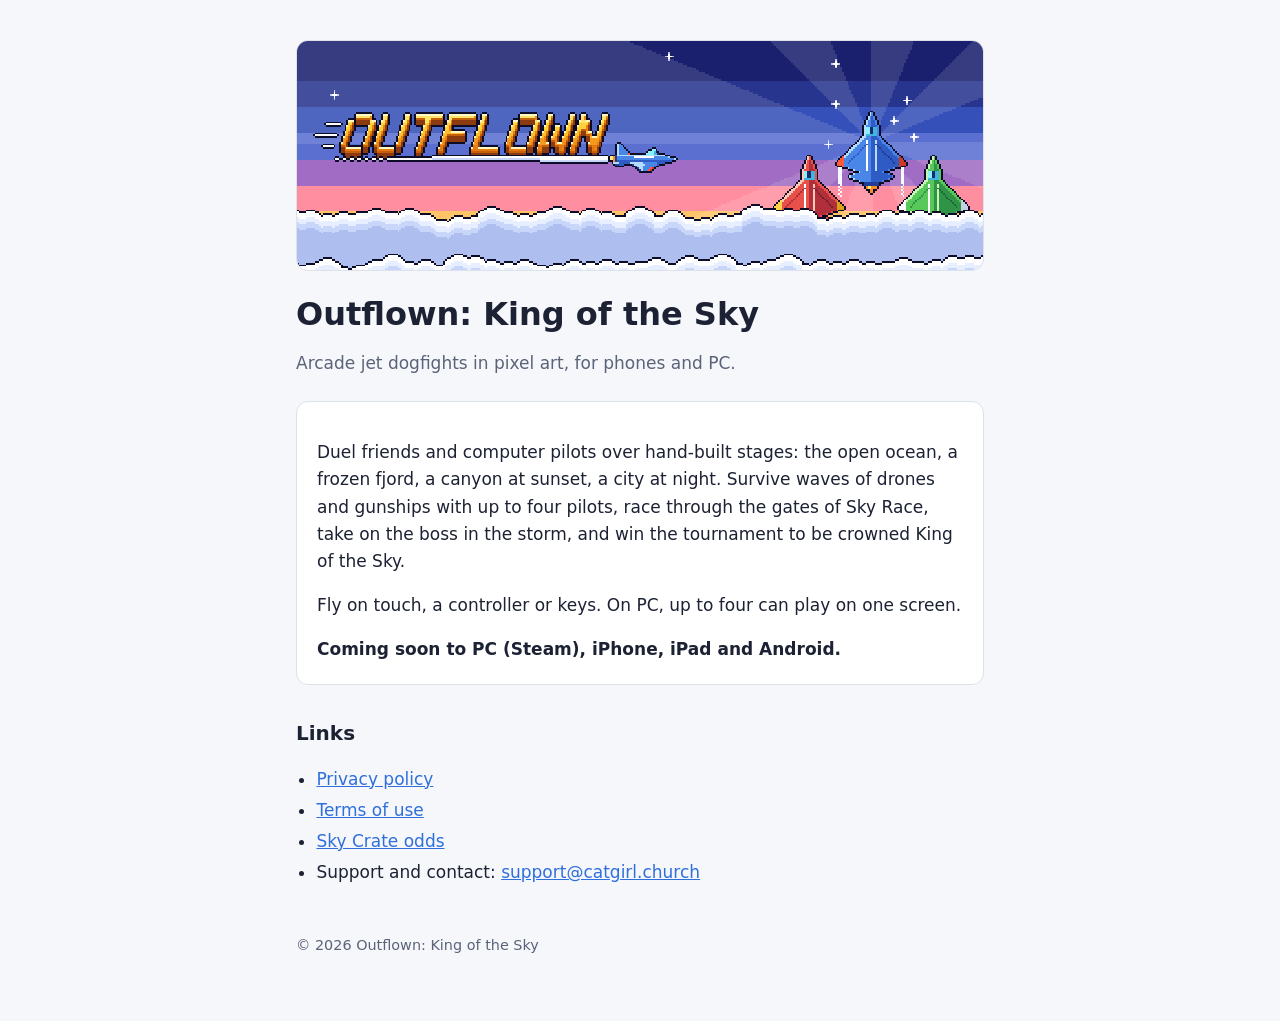
<file: index.html>
<!doctype html>
<html lang="en">
<head>
	<meta charset="utf-8">
	<meta name="viewport" content="width=device-width, initial-scale=1">
	<title>Outflown: King of the Sky</title>
	<meta name="description" content="Outflown: King of the Sky. Arcade jet dogfights in pixel art, coming soon to PC (Steam), iPhone, iPad and Android.">
	<meta property="og:title" content="Outflown: King of the Sky">
	<meta property="og:description" content="Arcade jet dogfights in pixel art. Coming soon to PC (Steam), iPhone, iPad and Android.">
	<meta property="og:type" content="website">
	<meta property="og:url" content="https://benkliator.github.io/">
	<meta property="og:image" content="https://benkliator.github.io/banner.png">
	<meta name="twitter:card" content="summary_large_image">
	<link rel="icon" type="image/png" href="icon.png">
	<link rel="apple-touch-icon" href="icon.png">
	<link rel="stylesheet" href="style.css">
</head>
<body>
<main>
	<img class="hero" src="banner.png" width="1500" height="500" alt="Outflown: King of the Sky. Pixel-art jets over a sea of clouds.">

	<h1>Outflown: King of the Sky</h1>
	<p class="muted">Arcade jet dogfights in pixel art, for phones and PC.</p>

	<div class="card">
		<p>Duel friends and computer pilots over hand-built stages: the open
		ocean, a frozen fjord, a canyon at sunset, a city at night. Survive
		waves of drones and gunships with up to four pilots, race through the
		gates of Sky Race, take on the boss in the storm, and win the
		tournament to be crowned King of the Sky.</p>
		<p>Fly on touch, a controller or keys. On PC, up to four can play on
		one screen.</p>
		<p class="soon">Coming soon to PC (Steam), iPhone, iPad and Android.</p>
	</div>

	<!-- The trailer: once it's on YouTube, put its video id in place of VIDEO_ID and take this comment's marks away.
	<div class="video">
		<iframe src="https://www.youtube-nocookie.com/embed/VIDEO_ID" title="Outflown: King of the Sky – Official Trailer"
			allow="accelerometer; encrypted-media; gyroscope; picture-in-picture" allowfullscreen loading="lazy"></iframe>
	</div>
	-->

	<h2>Links</h2>
	<ul>
		<li><a href="privacy.html">Privacy policy</a></li>
		<li><a href="terms.html">Terms of use</a></li>
		<li><a href="odds.html">Sky Crate odds</a></li>
		<li>Support and contact: <a href="mailto:support@catgirl.church">support@catgirl.church</a></li>
	</ul>

	<footer>&copy; 2026 Outflown: King of the Sky</footer>
</main>
</body>
</html>
</file>
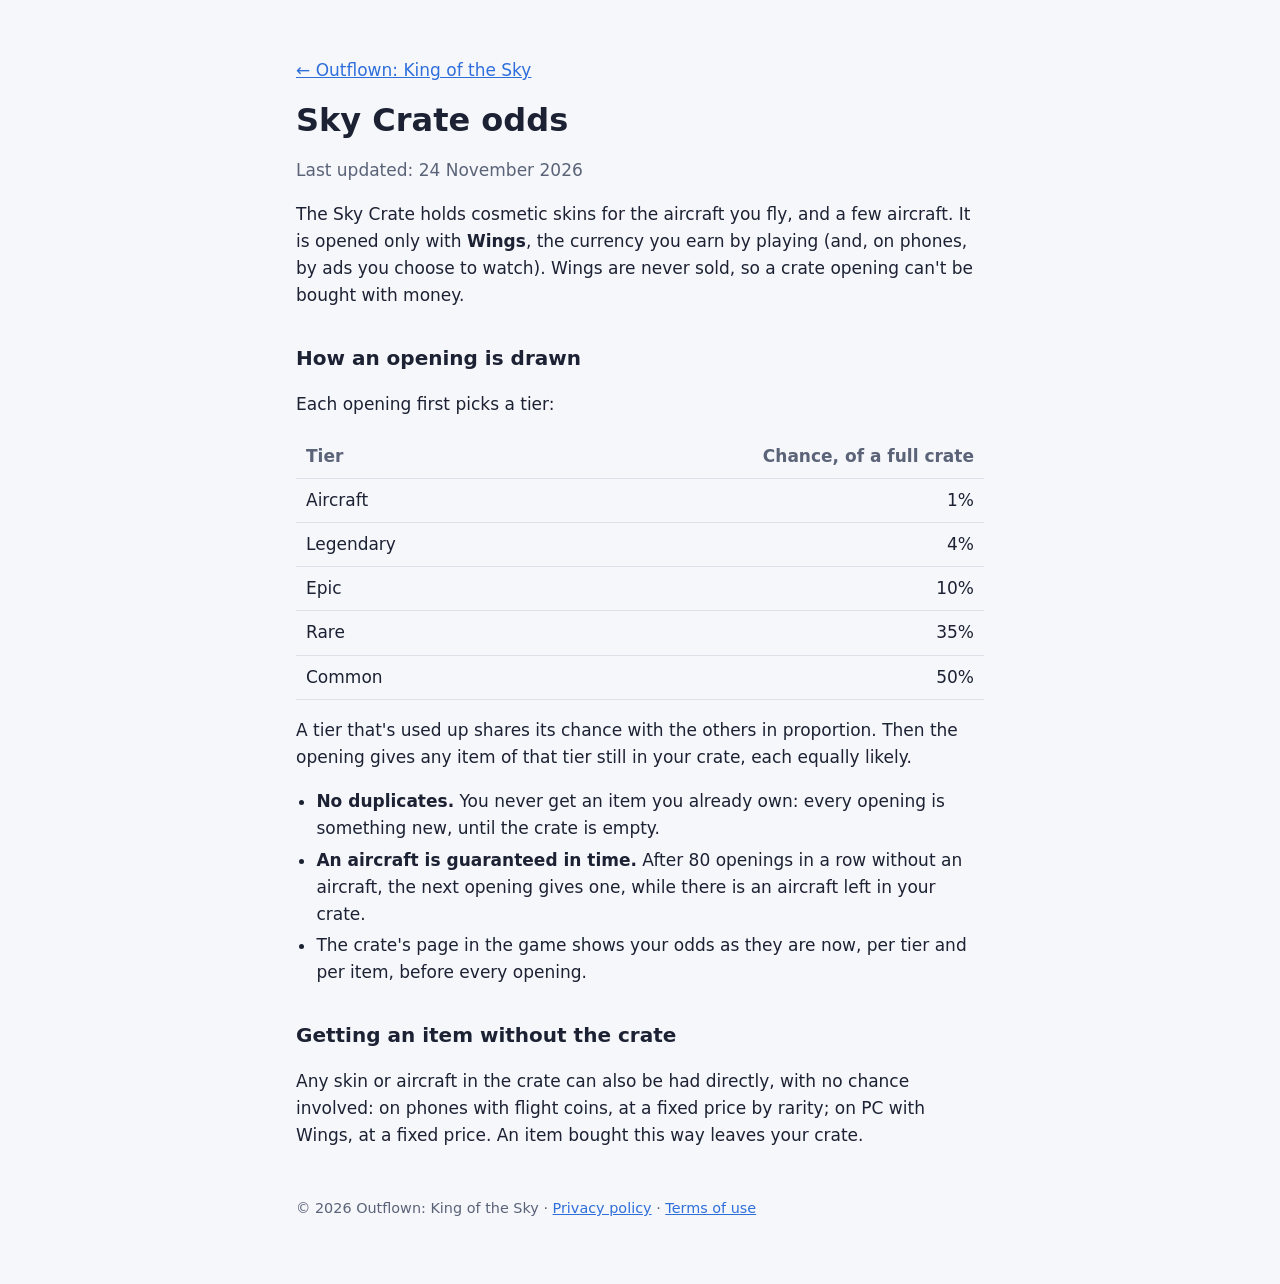
<file: odds.html>
<!doctype html>
<html lang="en">
<head>
	<meta charset="utf-8">
	<meta name="viewport" content="width=device-width, initial-scale=1">
	<title>Sky Crate odds – Outflown: King of the Sky</title>
	<meta name="description" content="The chances of each kind of item in Outflown: King of the Sky's Sky Crate.">
	<link rel="icon" type="image/png" href="icon.png">
	<link rel="stylesheet" href="style.css">
</head>
<body>
<main>
	<p><a href="index.html">&larr; Outflown: King of the Sky</a></p>
	<h1>Sky Crate odds</h1>
	<p class="muted">Last updated: 24 November 2026</p>

	<p>The Sky Crate holds cosmetic skins for the aircraft you fly, and a few
	aircraft. It is opened only with <strong>Wings</strong>, the currency you
	earn by playing (and, on phones, by ads you choose to watch). Wings are
	never sold, so a crate opening can't be bought with money.</p>

	<h2>How an opening is drawn</h2>
	<p>Each opening first picks a tier:</p>
	<table>
		<tr><th>Tier</th><th class="num">Chance, of a full crate</th></tr>
		<tr><td>Aircraft</td><td class="num">1%</td></tr>
		<tr><td>Legendary</td><td class="num">4%</td></tr>
		<tr><td>Epic</td><td class="num">10%</td></tr>
		<tr><td>Rare</td><td class="num">35%</td></tr>
		<tr><td>Common</td><td class="num">50%</td></tr>
	</table>
	<p>A tier that's used up shares its chance with the others in proportion.
	Then the opening gives any item of that tier still in your crate, each
	equally likely.</p>
	<ul>
		<li><strong>No duplicates.</strong> You never get an item you already
		own: every opening is something new, until the crate is empty.</li>
		<li><strong>An aircraft is guaranteed in time.</strong> After 80
		openings in a row without an aircraft, the next opening gives one,
		while there is an aircraft left in your crate.</li>
		<li>The crate's page in the game shows your odds as they are now, per
		tier and per item, before every opening.</li>
	</ul>

	<h2>Getting an item without the crate</h2>
	<p>Any skin or aircraft in the crate can also be had directly, with no
	chance involved: on phones with flight coins, at a fixed price by rarity;
	on PC with Wings, at a fixed price. An item bought this way leaves your
	crate.</p>

	<footer>&copy; 2026 Outflown: King of the Sky &middot; <a href="privacy.html">Privacy policy</a> &middot; <a href="terms.html">Terms of use</a></footer>
</main>
</body>
</html>
</file>
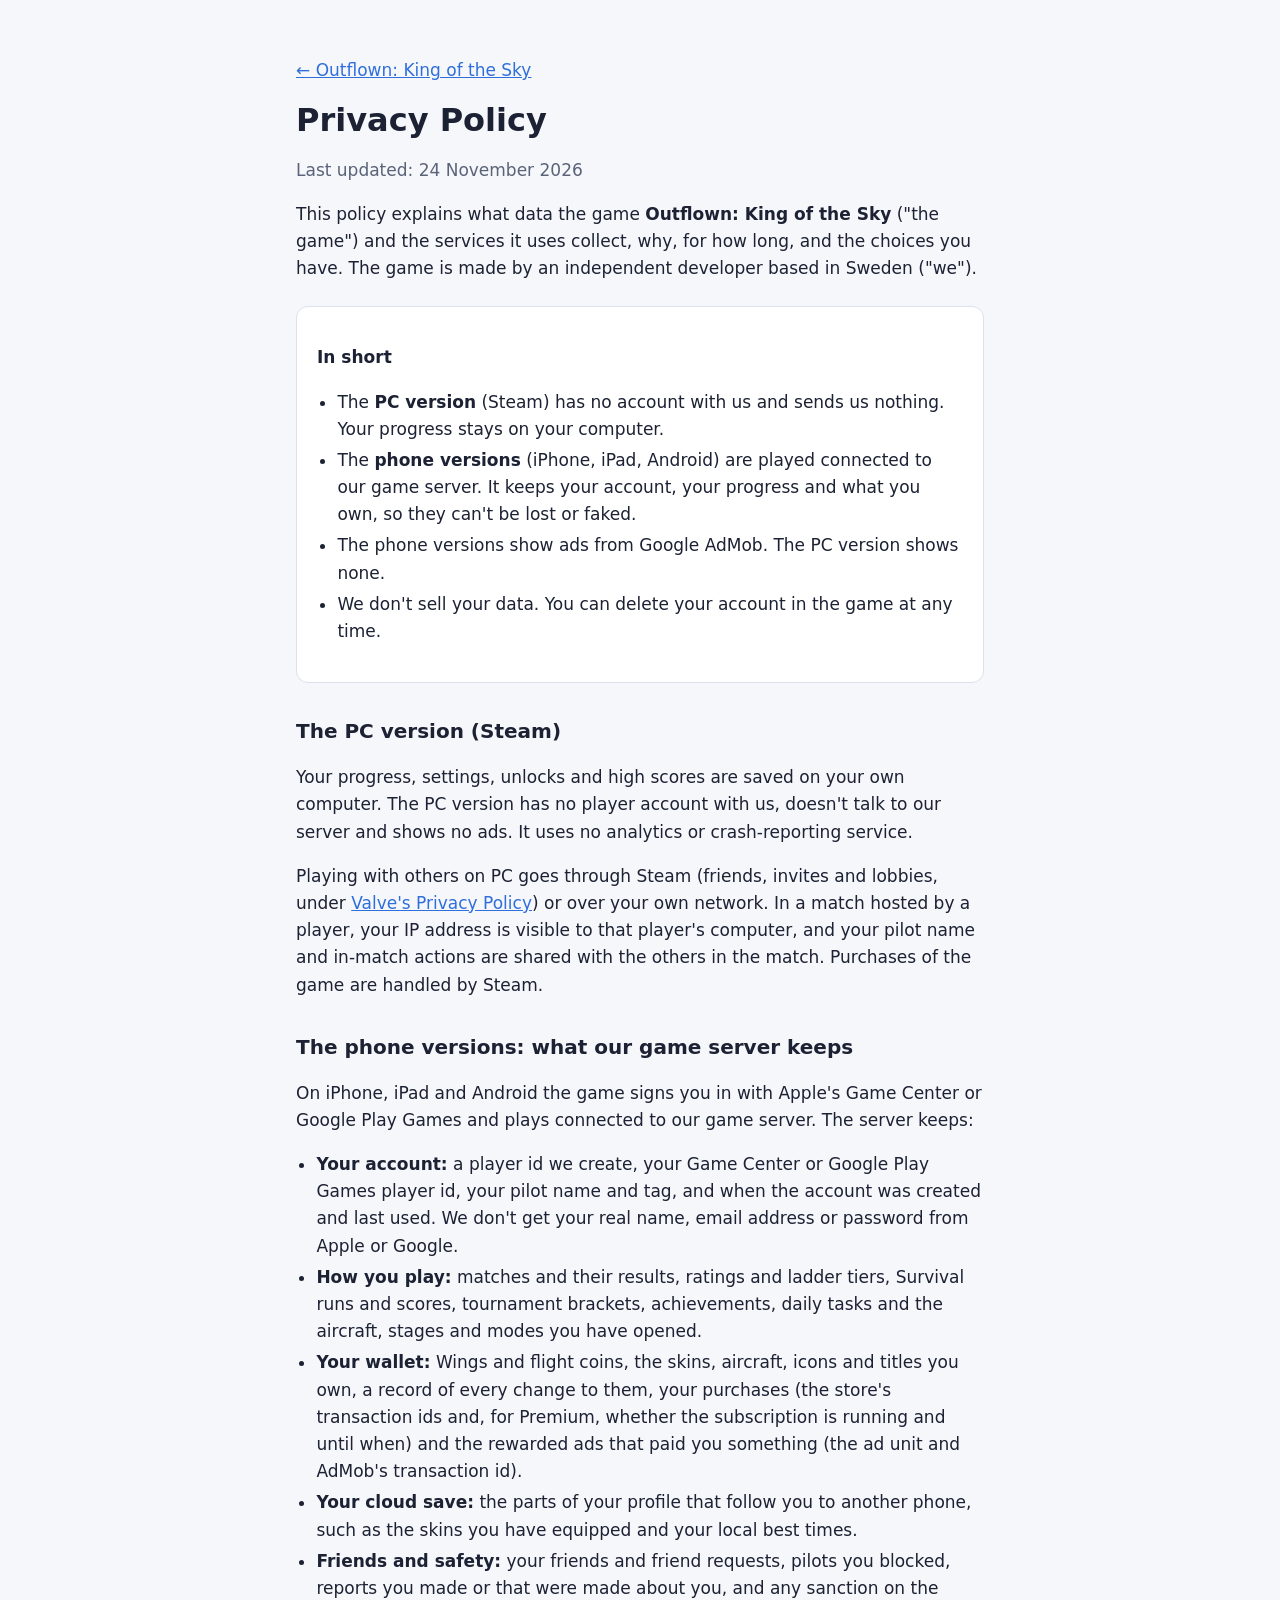
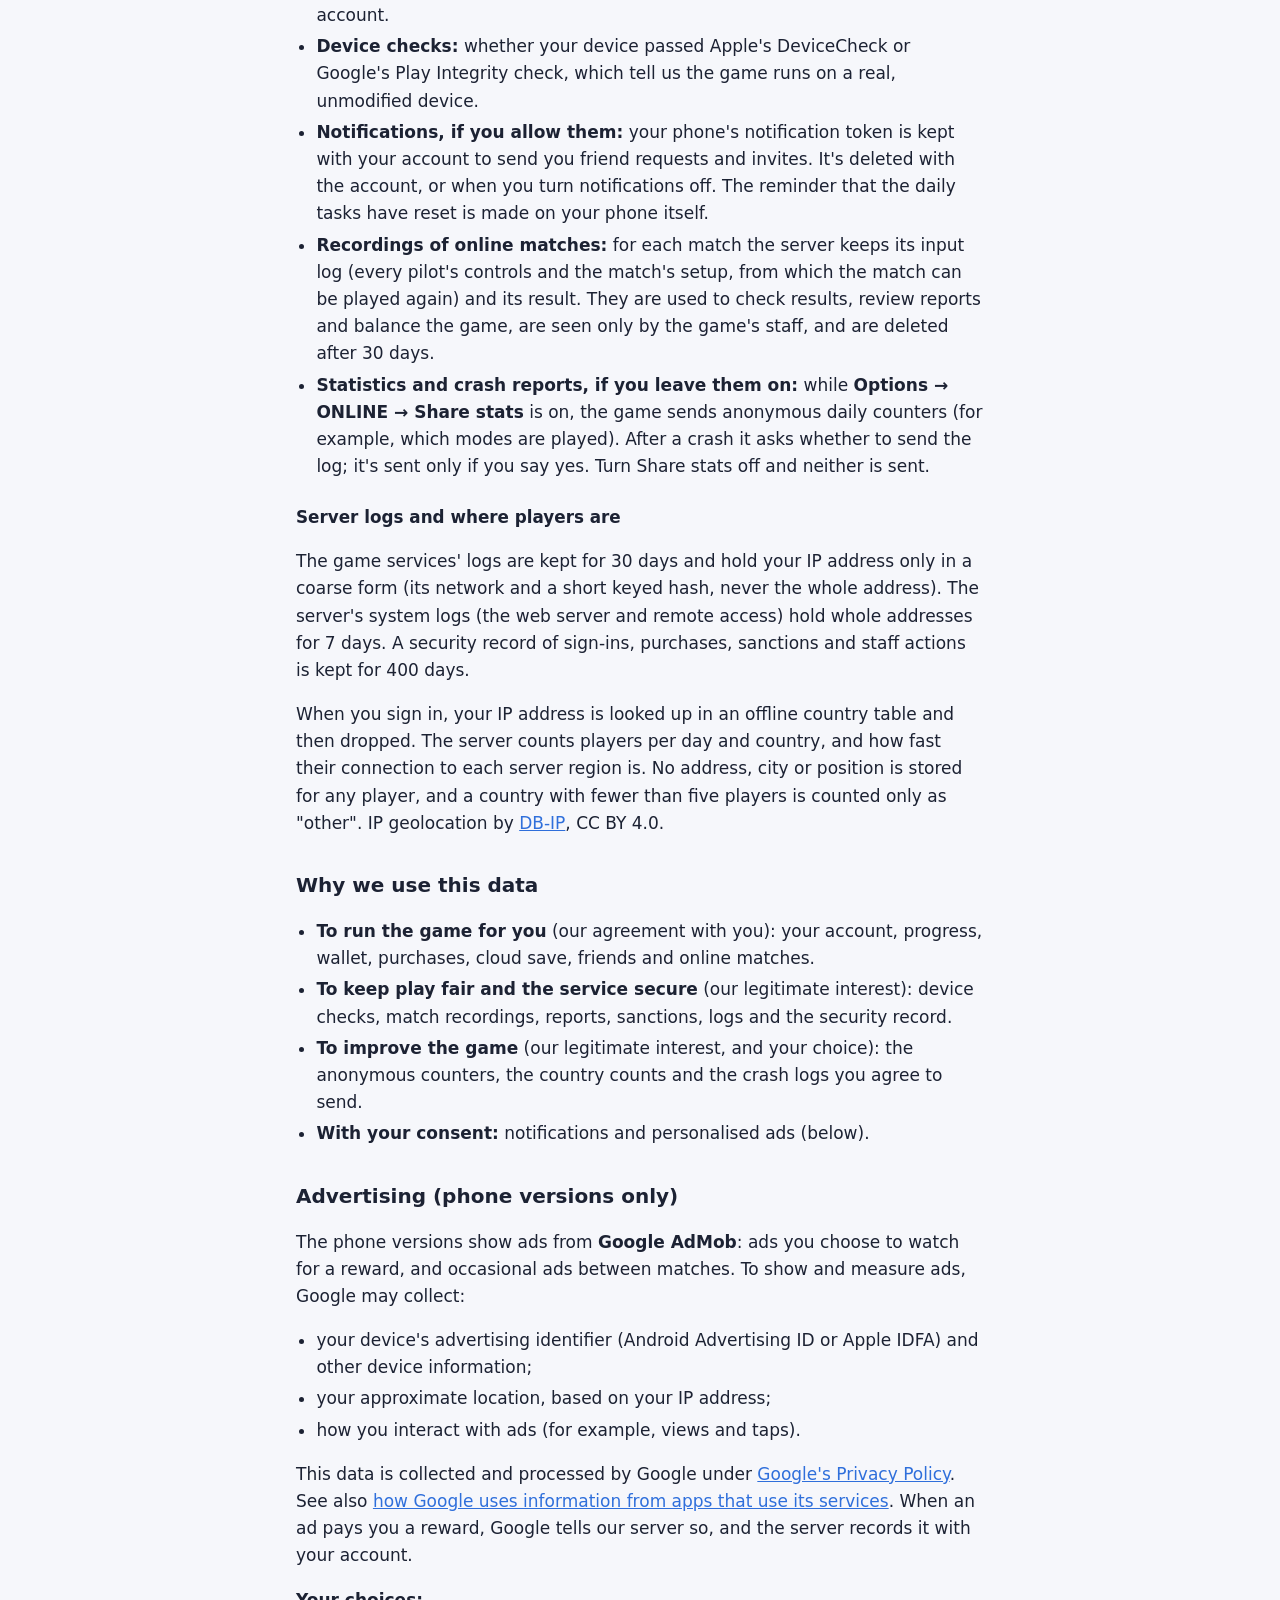
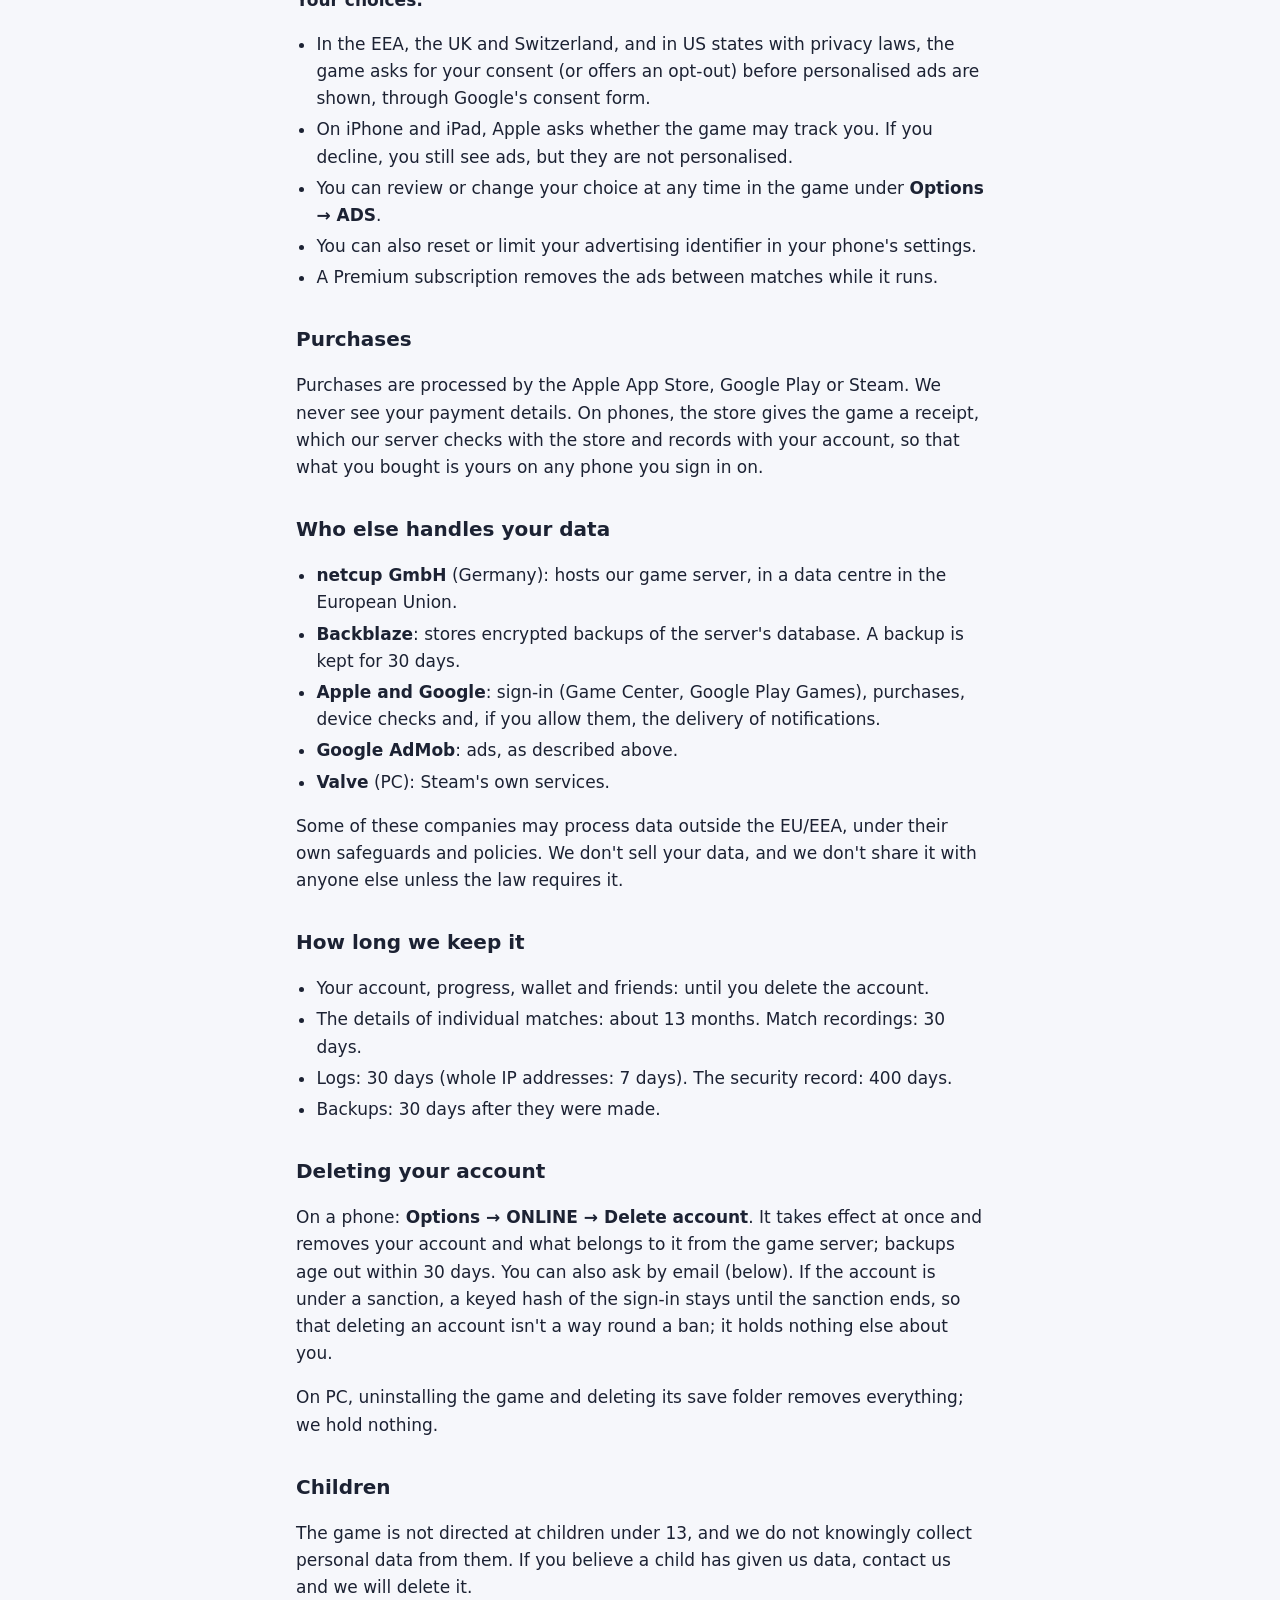
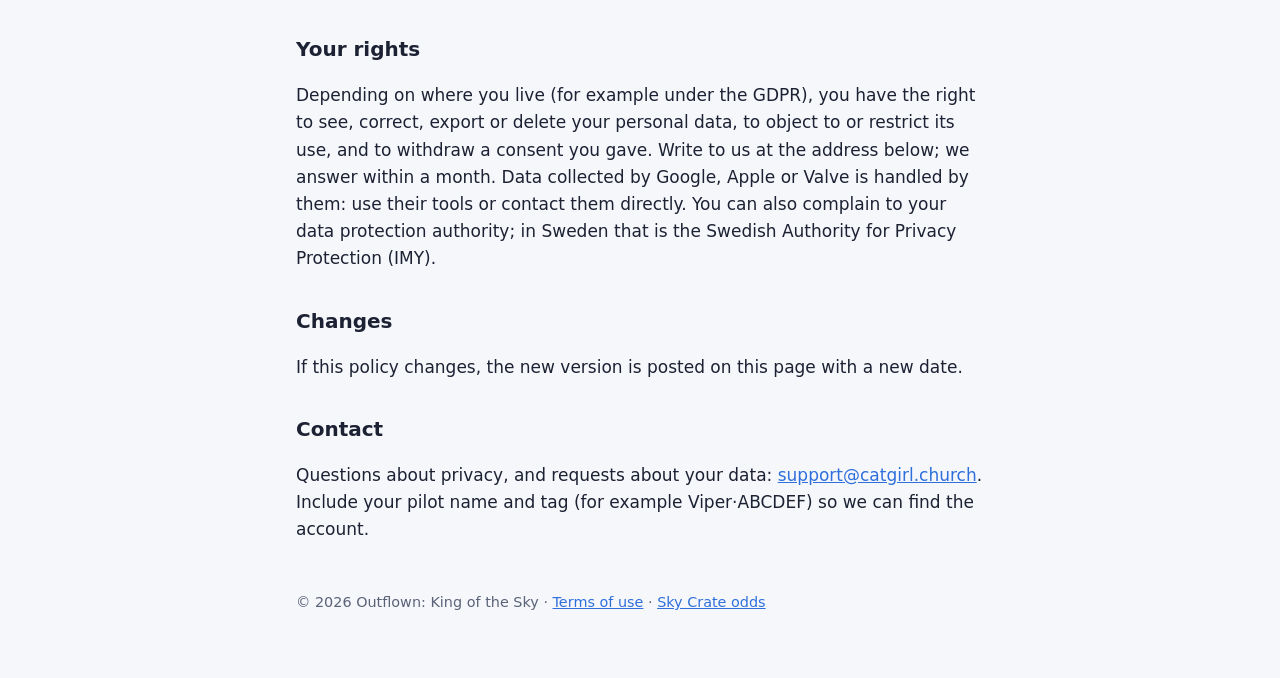
<file: privacy.html>
<!doctype html>
<html lang="en">
<head>
	<meta charset="utf-8">
	<meta name="viewport" content="width=device-width, initial-scale=1">
	<title>Privacy Policy – Outflown: King of the Sky</title>
	<meta name="description" content="How Outflown: King of the Sky handles your data.">
	<link rel="icon" type="image/png" href="icon.png">
	<link rel="stylesheet" href="style.css">
</head>
<body>
<main>
	<p><a href="index.html">&larr; Outflown: King of the Sky</a></p>
	<h1>Privacy Policy</h1>
	<p class="muted">Last updated: 24 November 2026</p>

	<p>This policy explains what data the game <strong>Outflown: King of the
	Sky</strong> ("the game") and the services it uses collect, why, for how
	long, and the choices you have. The game is made by an independent
	developer based in Sweden ("we").</p>

	<div class="card">
		<p><strong>In short</strong></p>
		<ul>
			<li>The <strong>PC version</strong> (Steam) has no account with us
			and sends us nothing. Your progress stays on your computer.</li>
			<li>The <strong>phone versions</strong> (iPhone, iPad, Android) are
			played connected to our game server. It keeps your account, your
			progress and what you own, so they can't be lost or faked.</li>
			<li>The phone versions show ads from Google AdMob. The PC version
			shows none.</li>
			<li>We don't sell your data. You can delete your account in the
			game at any time.</li>
		</ul>
	</div>

	<h2>The PC version (Steam)</h2>
	<p>Your progress, settings, unlocks and high scores are saved on your own
	computer. The PC version has no player account with us, doesn't talk to
	our server and shows no ads. It uses no analytics or crash-reporting
	service.</p>
	<p>Playing with others on PC goes through Steam (friends, invites and
	lobbies, under
	<a href="https://store.steampowered.com/privacy_agreement/">Valve's
	Privacy Policy</a>) or over your own network. In a match hosted by a
	player, your IP address is visible to that player's computer, and your
	pilot name and in-match actions are shared with the others in the match.
	Purchases of the game are handled by Steam.</p>

	<h2>The phone versions: what our game server keeps</h2>
	<p>On iPhone, iPad and Android the game signs you in with Apple's Game
	Center or Google Play Games and plays connected to our game server. The
	server keeps:</p>
	<ul>
		<li><strong>Your account:</strong> a player id we create, your Game
		Center or Google Play Games player id, your pilot name and tag, and
		when the account was created and last used. We don't get your real
		name, email address or password from Apple or Google.</li>
		<li><strong>How you play:</strong> matches and their results, ratings
		and ladder tiers, Survival runs and scores, tournament brackets,
		achievements, daily tasks and the aircraft, stages and modes you have
		opened.</li>
		<li><strong>Your wallet:</strong> Wings and flight coins, the skins,
		aircraft, icons and titles you own, a record of every change to them,
		your purchases (the store's transaction ids and, for Premium, whether
		the subscription is running and until when) and the rewarded ads that
		paid you something (the ad unit and AdMob's transaction id).</li>
		<li><strong>Your cloud save:</strong> the parts of your profile that
		follow you to another phone, such as the skins you have equipped and
		your local best times.</li>
		<li><strong>Friends and safety:</strong> your friends and friend
		requests, pilots you blocked, reports you made or that were made
		about you, and any sanction on the account.</li>
		<li><strong>Device checks:</strong> whether your device passed Apple's
		DeviceCheck or Google's Play Integrity check, which tell us the game
		runs on a real, unmodified device.</li>
		<li><strong>Notifications, if you allow them:</strong> your phone's
		notification token is kept with your account to send you friend
		requests and invites. It's deleted with the account, or when you turn
		notifications off. The reminder that the daily tasks have reset is
		made on your phone itself.</li>
		<li><strong>Recordings of online matches:</strong> for each match the
		server keeps its input log (every pilot's controls and the match's
		setup, from which the match can be played again) and its result. They
		are used to check results, review reports and balance the game, are
		seen only by the game's staff, and are deleted after 30 days.</li>
		<li><strong>Statistics and crash reports, if you leave them on:</strong>
		while <strong>Options &rarr; ONLINE &rarr; Share stats</strong> is on,
		the game sends anonymous daily counters (for example, which modes are
		played). After a crash it asks whether to send the log; it's sent
		only if you say yes. Turn Share stats off and neither is sent.</li>
	</ul>

	<h3>Server logs and where players are</h3>
	<p>The game services' logs are kept for 30 days and hold your IP address
	only in a coarse form (its network and a short keyed hash, never the whole
	address). The server's system logs (the web server and remote access)
	hold whole addresses for 7 days. A security record of sign-ins, purchases,
	sanctions and staff actions is kept for 400 days.</p>
	<p>When you sign in, your IP address is looked up in an offline country
	table and then dropped. The server counts players per day and country,
	and how fast their connection to each server region is. No address, city
	or position is stored for any player, and a country with fewer than five
	players is counted only as "other". IP geolocation by
	<a href="https://db-ip.com">DB-IP</a>, CC BY 4.0.</p>

	<h2>Why we use this data</h2>
	<ul>
		<li><strong>To run the game for you</strong> (our agreement with you):
		your account, progress, wallet, purchases, cloud save, friends and
		online matches.</li>
		<li><strong>To keep play fair and the service secure</strong> (our
		legitimate interest): device checks, match recordings, reports,
		sanctions, logs and the security record.</li>
		<li><strong>To improve the game</strong> (our legitimate interest, and
		your choice): the anonymous counters, the country counts and the crash
		logs you agree to send.</li>
		<li><strong>With your consent:</strong> notifications and personalised
		ads (below).</li>
	</ul>

	<h2>Advertising (phone versions only)</h2>
	<p>The phone versions show ads from <strong>Google AdMob</strong>: ads you
	choose to watch for a reward, and occasional ads between matches. To show
	and measure ads, Google may collect:</p>
	<ul>
		<li>your device's advertising identifier (Android Advertising ID or
		Apple IDFA) and other device information;</li>
		<li>your approximate location, based on your IP address;</li>
		<li>how you interact with ads (for example, views and taps).</li>
	</ul>
	<p>This data is collected and processed by Google under
	<a href="https://policies.google.com/privacy">Google's Privacy Policy</a>.
	See also <a href="https://policies.google.com/technologies/partner-sites">how
	Google uses information from apps that use its services</a>. When an ad
	pays you a reward, Google tells our server so, and the server records it
	with your account.</p>
	<p><strong>Your choices:</strong></p>
	<ul>
		<li>In the EEA, the UK and Switzerland, and in US states with privacy
		laws, the game asks for your consent (or offers an opt-out) before
		personalised ads are shown, through Google's consent form.</li>
		<li>On iPhone and iPad, Apple asks whether the game may track you. If
		you decline, you still see ads, but they are not personalised.</li>
		<li>You can review or change your choice at any time in the game under
		<strong>Options &rarr; ADS</strong>.</li>
		<li>You can also reset or limit your advertising identifier in your
		phone's settings.</li>
		<li>A Premium subscription removes the ads between matches while it
		runs.</li>
	</ul>

	<h2>Purchases</h2>
	<p>Purchases are processed by the Apple App Store, Google Play or Steam.
	We never see your payment details. On phones, the store gives the game a
	receipt, which our server checks with the store and records with your
	account, so that what you bought is yours on any phone you sign in on.</p>

	<h2>Who else handles your data</h2>
	<ul>
		<li><strong>netcup GmbH</strong> (Germany): hosts our game server, in a
		data centre in the European Union.</li>
		<li><strong>Backblaze</strong>: stores encrypted backups of the
		server's database. A backup is kept for 30 days.</li>
		<li><strong>Apple and Google</strong>: sign-in (Game Center, Google
		Play Games), purchases, device checks and, if you allow them, the
		delivery of notifications.</li>
		<li><strong>Google AdMob</strong>: ads, as described above.</li>
		<li><strong>Valve</strong> (PC): Steam's own services.</li>
	</ul>
	<p>Some of these companies may process data outside the EU/EEA, under
	their own safeguards and policies. We don't sell your data, and we don't
	share it with anyone else unless the law requires it.</p>

	<h2>How long we keep it</h2>
	<ul>
		<li>Your account, progress, wallet and friends: until you delete the
		account.</li>
		<li>The details of individual matches: about 13 months. Match
		recordings: 30 days.</li>
		<li>Logs: 30 days (whole IP addresses: 7 days). The security record:
		400 days.</li>
		<li>Backups: 30 days after they were made.</li>
	</ul>

	<h2>Deleting your account</h2>
	<p>On a phone: <strong>Options &rarr; ONLINE &rarr; Delete account</strong>.
	It takes effect at once and removes your account and what belongs to it
	from the game server; backups age out within 30 days. You can also ask by
	email (below). If the account is under a sanction, a keyed hash of the
	sign-in stays until the sanction ends, so that deleting an account isn't
	a way round a ban; it holds nothing else about you.</p>
	<p>On PC, uninstalling the game and deleting its save folder removes
	everything; we hold nothing.</p>

	<h2>Children</h2>
	<p>The game is not directed at children under 13, and we do not knowingly
	collect personal data from them. If you believe a child has given us
	data, contact us and we will delete it.</p>

	<h2>Your rights</h2>
	<p>Depending on where you live (for example under the GDPR), you have the
	right to see, correct, export or delete your personal data, to object to
	or restrict its use, and to withdraw a consent you gave. Write to us at
	the address below; we answer within a month. Data collected by Google,
	Apple or Valve is handled by them: use their tools or contact them
	directly. You can also complain to your data protection authority; in
	Sweden that is the Swedish Authority for Privacy Protection (IMY).</p>

	<h2>Changes</h2>
	<p>If this policy changes, the new version is posted on this page with a
	new date.</p>

	<h2>Contact</h2>
	<p>Questions about privacy, and requests about your data:
	<a href="mailto:support@catgirl.church">support@catgirl.church</a>.
	Include your pilot name and tag (for example Viper&middot;ABCDEF) so we
	can find the account.</p>

	<footer>&copy; 2026 Outflown: King of the Sky &middot; <a href="terms.html">Terms of use</a> &middot; <a href="odds.html">Sky Crate odds</a></footer>
</main>
</body>
</html>
</file>
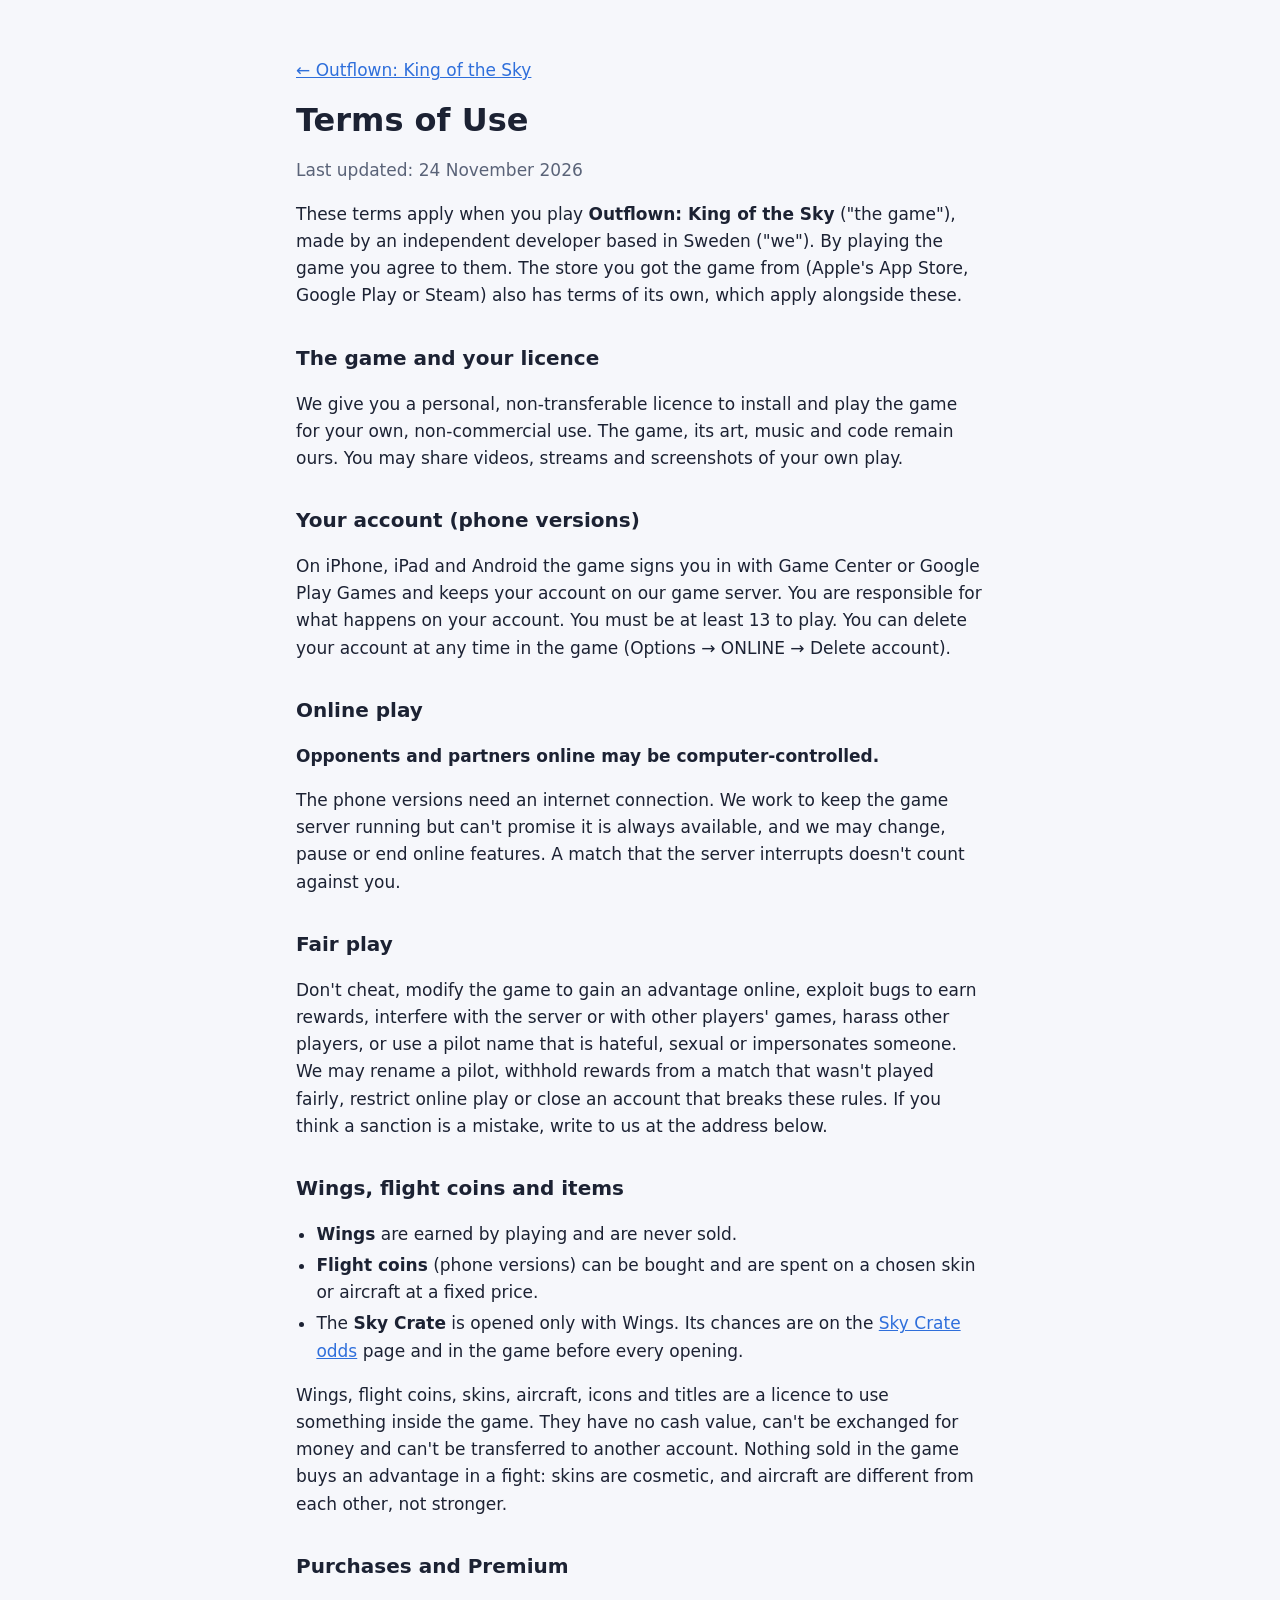
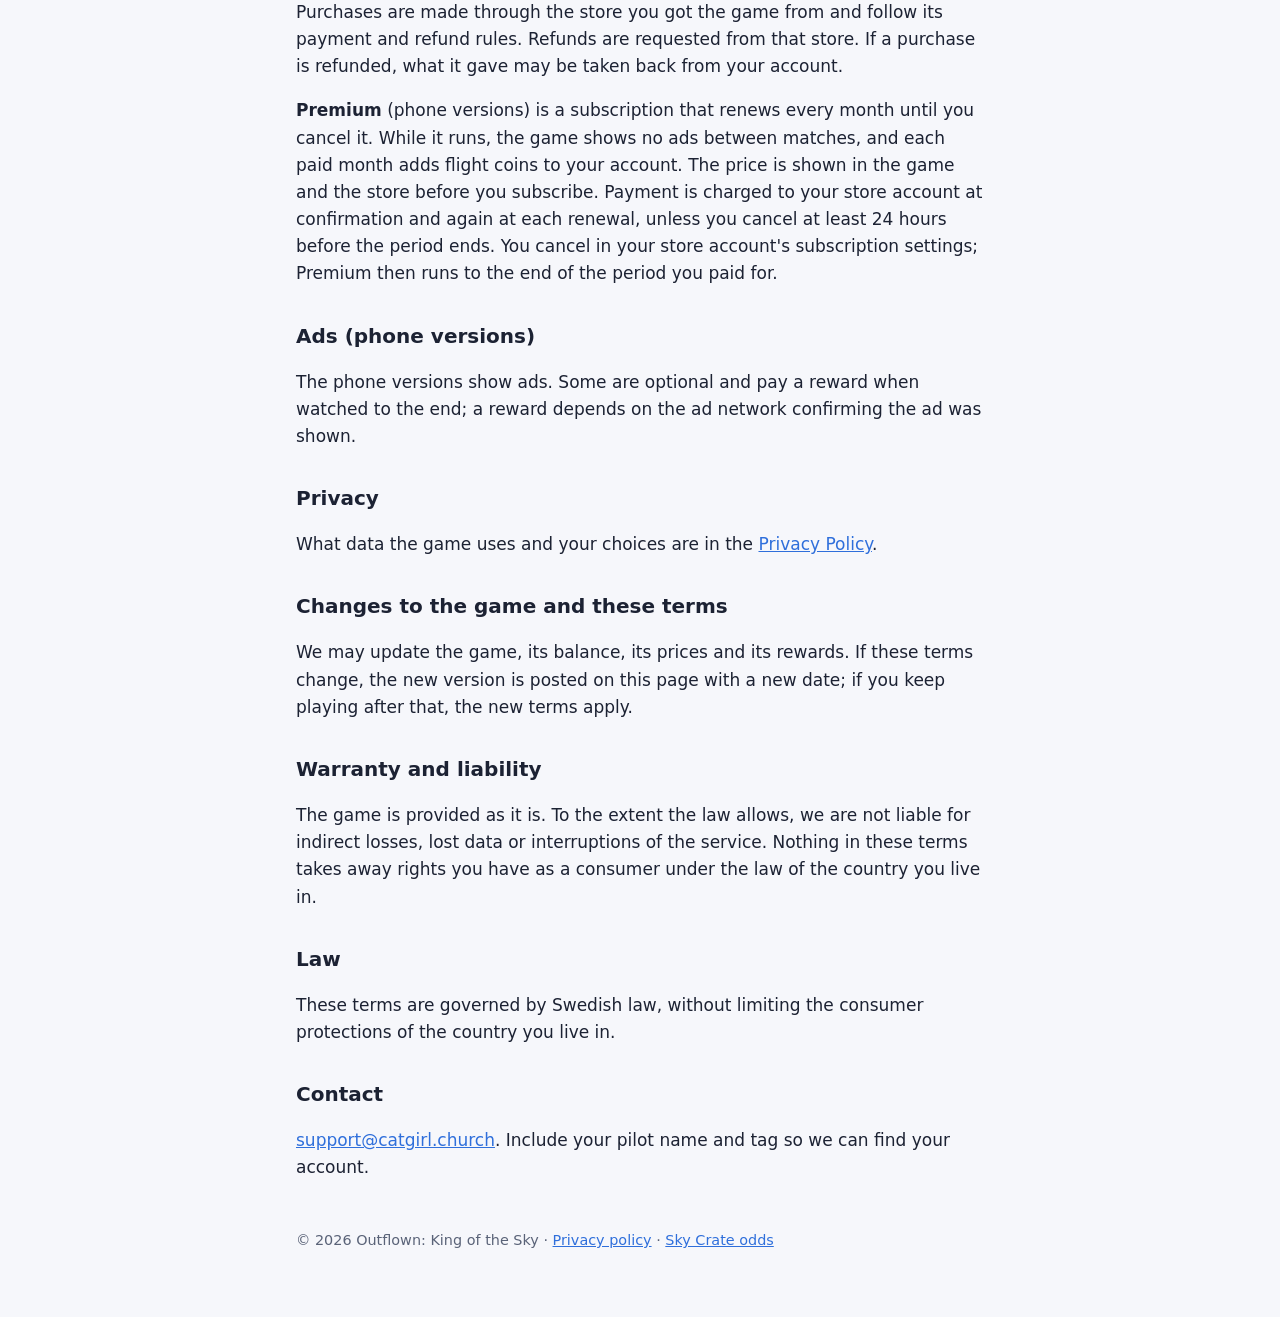
<file: terms.html>
<!doctype html>
<html lang="en">
<head>
	<meta charset="utf-8">
	<meta name="viewport" content="width=device-width, initial-scale=1">
	<title>Terms of Use – Outflown: King of the Sky</title>
	<meta name="description" content="The terms for playing Outflown: King of the Sky.">
	<link rel="icon" type="image/png" href="icon.png">
	<link rel="stylesheet" href="style.css">
</head>
<body>
<main>
	<p><a href="index.html">&larr; Outflown: King of the Sky</a></p>
	<h1>Terms of Use</h1>
	<p class="muted">Last updated: 24 November 2026</p>

	<p>These terms apply when you play <strong>Outflown: King of the Sky</strong>
	("the game"), made by an independent developer based in Sweden ("we"). By
	playing the game you agree to them. The store you got the game from
	(Apple's App Store, Google Play or Steam) also has terms of its own, which
	apply alongside these.</p>

	<h2>The game and your licence</h2>
	<p>We give you a personal, non-transferable licence to install and play
	the game for your own, non-commercial use. The game, its art, music and
	code remain ours. You may share videos, streams and screenshots of your
	own play.</p>

	<h2>Your account (phone versions)</h2>
	<p>On iPhone, iPad and Android the game signs you in with Game Center or
	Google Play Games and keeps your account on our game server. You are
	responsible for what happens on your account. You must be at least 13 to
	play. You can delete your account at any time in the game (Options &rarr;
	ONLINE &rarr; Delete account).</p>

	<h2>Online play</h2>
	<p><strong>Opponents and partners online may be computer-controlled.</strong></p>
	<p>The phone versions need an internet connection. We work to keep the
	game server running but can't promise it is always available, and we may
	change, pause or end online features. A match that the server interrupts
	doesn't count against you.</p>

	<h2>Fair play</h2>
	<p>Don't cheat, modify the game to gain an advantage online, exploit
	bugs to earn rewards, interfere with the server or with other players'
	games, harass other players, or use a pilot name that is hateful, sexual
	or impersonates someone. We may rename a pilot, withhold rewards from a
	match that wasn't played fairly, restrict online play or close an
	account that breaks these rules. If you think a sanction is a mistake,
	write to us at the address below.</p>

	<h2>Wings, flight coins and items</h2>
	<ul>
		<li><strong>Wings</strong> are earned by playing and are never sold.</li>
		<li><strong>Flight coins</strong> (phone versions) can be bought and
		are spent on a chosen skin or aircraft at a fixed price.</li>
		<li>The <strong>Sky Crate</strong> is opened only with Wings. Its
		chances are on the <a href="odds.html">Sky Crate odds</a> page and in
		the game before every opening.</li>
	</ul>
	<p>Wings, flight coins, skins, aircraft, icons and titles are a licence to
	use something inside the game. They have no cash value, can't be exchanged
	for money and can't be transferred to another account. Nothing sold in the
	game buys an advantage in a fight: skins are cosmetic, and aircraft are
	different from each other, not stronger.</p>

	<h2>Purchases and Premium</h2>
	<p>Purchases are made through the store you got the game from and follow
	its payment and refund rules. Refunds are requested from that store. If a
	purchase is refunded, what it gave may be taken back from your account.</p>
	<p><strong>Premium</strong> (phone versions) is a subscription that renews
	every month until you cancel it. While it runs, the game shows no ads
	between matches, and each paid month adds flight coins to your account.
	The price is shown in the game and the store before you subscribe.
	Payment is charged to your store account at confirmation and again at
	each renewal, unless you cancel at least 24 hours before the period ends.
	You cancel in your store account's subscription settings; Premium then
	runs to the end of the period you paid for.</p>

	<h2>Ads (phone versions)</h2>
	<p>The phone versions show ads. Some are optional and pay a reward when
	watched to the end; a reward depends on the ad network confirming the ad
	was shown.</p>

	<h2>Privacy</h2>
	<p>What data the game uses and your choices are in the
	<a href="privacy.html">Privacy Policy</a>.</p>

	<h2>Changes to the game and these terms</h2>
	<p>We may update the game, its balance, its prices and its rewards. If
	these terms change, the new version is posted on this page with a new
	date; if you keep playing after that, the new terms apply.</p>

	<h2>Warranty and liability</h2>
	<p>The game is provided as it is. To the extent the law allows, we are
	not liable for indirect losses, lost data or interruptions of the
	service. Nothing in these terms takes away rights you have as a consumer
	under the law of the country you live in.</p>

	<h2>Law</h2>
	<p>These terms are governed by Swedish law, without limiting the consumer
	protections of the country you live in.</p>

	<h2>Contact</h2>
	<p><a href="mailto:support@catgirl.church">support@catgirl.church</a>.
	Include your pilot name and tag so we can find your account.</p>

	<footer>&copy; 2026 Outflown: King of the Sky &middot; <a href="privacy.html">Privacy policy</a> &middot; <a href="odds.html">Sky Crate odds</a></footer>
</main>
</body>
</html>
</file>
<file: style.css>
:root {
	--bg: #f6f7fb;
	--text: #1c2233;
	--muted: #5a6378;
	--accent: #2f6fdb;
	--card: #ffffff;
	--line: #dde1ea;
}
@media (prefers-color-scheme: dark) {
	:root {
		--bg: #12151f;
		--text: #e6e9f2;
		--muted: #9aa3b8;
		--accent: #7aa7ff;
		--card: #1b2030;
		--line: #2b3245;
	}
}
* { box-sizing: border-box; }
body {
	margin: 0;
	background: var(--bg);
	color: var(--text);
	font: 17px/1.6 system-ui, -apple-system, "Segoe UI", Roboto, sans-serif;
}
main {
	max-width: 720px;
	margin: 0 auto;
	padding: 40px 16px 64px;
}
h1 { font-size: 2rem; line-height: 1.2; margin: 0 0 8px; }
h2 { font-size: 1.25rem; margin: 32px 0 8px; }
h3 { font-size: 1.05rem; margin: 24px 0 4px; }
p, li { color: var(--text); }
.muted { color: var(--muted); }
a { color: var(--accent); }
.card {
	background: var(--card);
	border: 1px solid var(--line);
	border-radius: 12px;
	padding: 20px;
	margin: 24px 0;
}
ul { padding-left: 1.2em; }
li { margin: 4px 0; }
footer { margin-top: 48px; color: var(--muted); font-size: 0.9rem; }

/* The home page's banner: pixel art, shown in whole pixels. */
.hero {
	display: block;
	width: 100%;
	height: auto;
	border-radius: 12px;
	border: 1px solid var(--line);
	image-rendering: pixelated;
	margin: 0 0 24px;
}
.soon {
	font-weight: 600;
	margin: 16px 0 0;
}
.video {
	position: relative;
	padding-top: 56.25%;
	margin: 24px 0;
	border-radius: 12px;
	overflow: hidden;
	border: 1px solid var(--line);
}
.video iframe {
	position: absolute;
	inset: 0;
	width: 100%;
	height: 100%;
	border: 0;
}
table {
	border-collapse: collapse;
	width: 100%;
	margin: 12px 0;
}
th, td {
	text-align: left;
	padding: 8px 10px;
	border-bottom: 1px solid var(--line);
}
th { color: var(--muted); font-weight: 600; }
td.num, th.num { text-align: right; }
</file>
